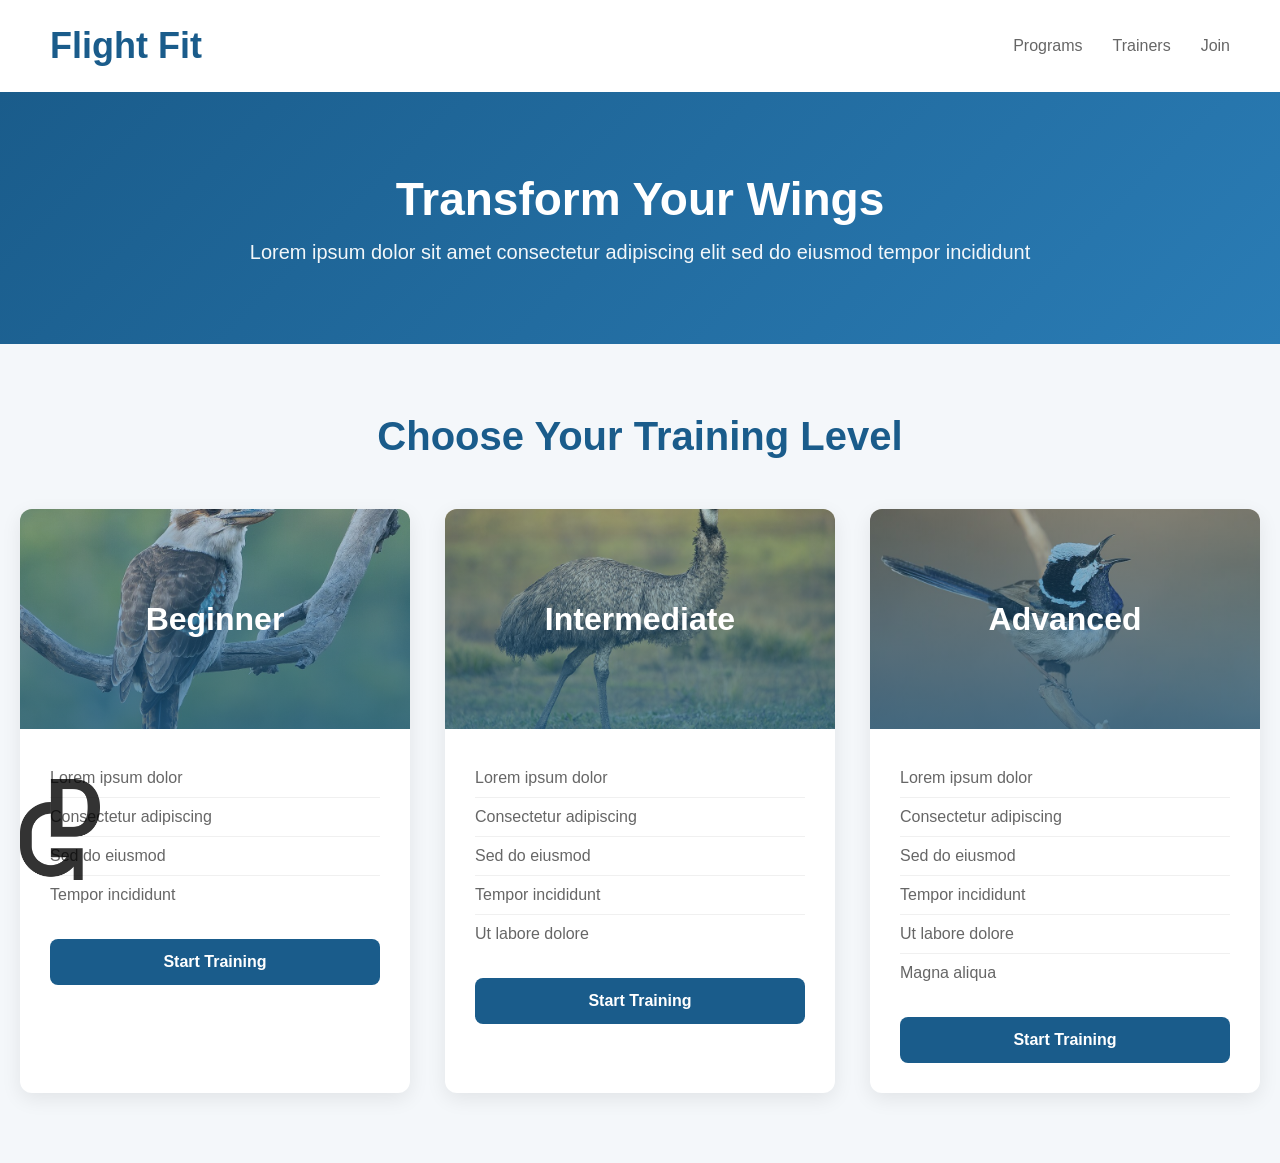
<file: fitness/index.html>
<!DOCTYPE html>
<html lang="en">

<head>
    <meta charset="UTF-8">
    <meta name="viewport" content="width=device-width, initial-scale=1.0">
    <title>Flight Fit - Fitness Training</title>
    <link rel="stylesheet" href="styles.css">
</head>

<body>
    <header class="header">
        <div class="header-top">
            <h1 class="brand">Flight Fit</h1>
            <nav class="nav">
                <a href="#">Programs</a>
                <a href="#">Trainers</a>
                <a href="#">Join</a>
            </nav>
        </div>
    </header>

    <section class="intro">
        <div class="intro-text">
            <h2>Transform Your Wings</h2>
            <p>Lorem ipsum dolor sit amet consectetur adipiscing elit sed do eiusmod tempor incididunt</p>
        </div>
    </section>

    <main class="programs">
        <h2 class="programs-title">Choose Your Training Level</h2>

        <div class="program-grid">
            <div class="program-box">
                <div class="program-header">
                    <img src="images/bird1.jpg" alt="Beginner Program">
                    <div class="overlay">
                        <h3>Beginner</h3>
                    </div>
                </div>
                <div class="program-content">
                    <ul class="program-features">
                        <li>Lorem ipsum dolor</li>
                        <li>Consectetur adipiscing</li>
                        <li>Sed do eiusmod</li>
                        <li>Tempor incididunt</li>
                    </ul>
                    <button class="start-button" onclick="startTraining(this, 'Beginner')">Start Training</button>
                    <div class="progress-bar" style="display: none;">
                        <div class="progress-fill"></div>
                    </div>
                </div>
            </div>

            <div class="program-box">
                <div class="program-header">
                    <img src="images/bird2.jpg" alt="Intermediate Program">
                    <div class="overlay">
                        <h3>Intermediate</h3>
                    </div>
                </div>
                <div class="program-content">
                    <ul class="program-features">
                        <li>Lorem ipsum dolor</li>
                        <li>Consectetur adipiscing</li>
                        <li>Sed do eiusmod</li>
                        <li>Tempor incididunt</li>
                        <li>Ut labore dolore</li>
                    </ul>
                    <button class="start-button" onclick="startTraining(this, 'Intermediate')">Start Training</button>
                    <div class="progress-bar" style="display: none;">
                        <div class="progress-fill"></div>
                    </div>
                </div>
            </div>

            <div class="program-box">
                <div class="program-header">
                    <img src="images/bird3.jpg" alt="Advanced Program">
                    <div class="overlay">
                        <h3>Advanced</h3>
                    </div>
                </div>
                <div class="program-content">
                    <ul class="program-features">
                        <li>Lorem ipsum dolor</li>
                        <li>Consectetur adipiscing</li>
                        <li>Sed do eiusmod</li>
                        <li>Tempor incididunt</li>
                        <li>Ut labore dolore</li>
                        <li>Magna aliqua</li>
                    </ul>
                    <button class="start-button" onclick="startTraining(this, 'Advanced')">Start Training</button>
                    <div class="progress-bar" style="display: none;">
                        <div class="progress-fill"></div>
                    </div>
                </div>
            </div>
        </div>
    </main>

    <script>
        function startTraining(button, level) {
            const programBox = button.closest('.program-box');
            const progressBar = programBox.querySelector('.progress-bar');
            const progressFill = programBox.querySelector('.progress-fill');

            button.style.display = 'none';
            progressBar.style.display = 'block';

            let width = 0;
            const interval = setInterval(() => {
                if (width >= 100) {
                    clearInterval(interval);
                    button.textContent = 'Training Started!';
                    button.style.display = 'block';
                    button.style.backgroundColor = '#0d3a5c';
                    button.disabled = true;
                    progressBar.style.display = 'none';
                } else {
                    width += 2;
                    progressFill.style.width = width + '%';
                }
            }, 30);
        }
    </script>
    <img src="logocropped.png" alt="Logo" class="bottom-logo">
</body>

</html>
</file>
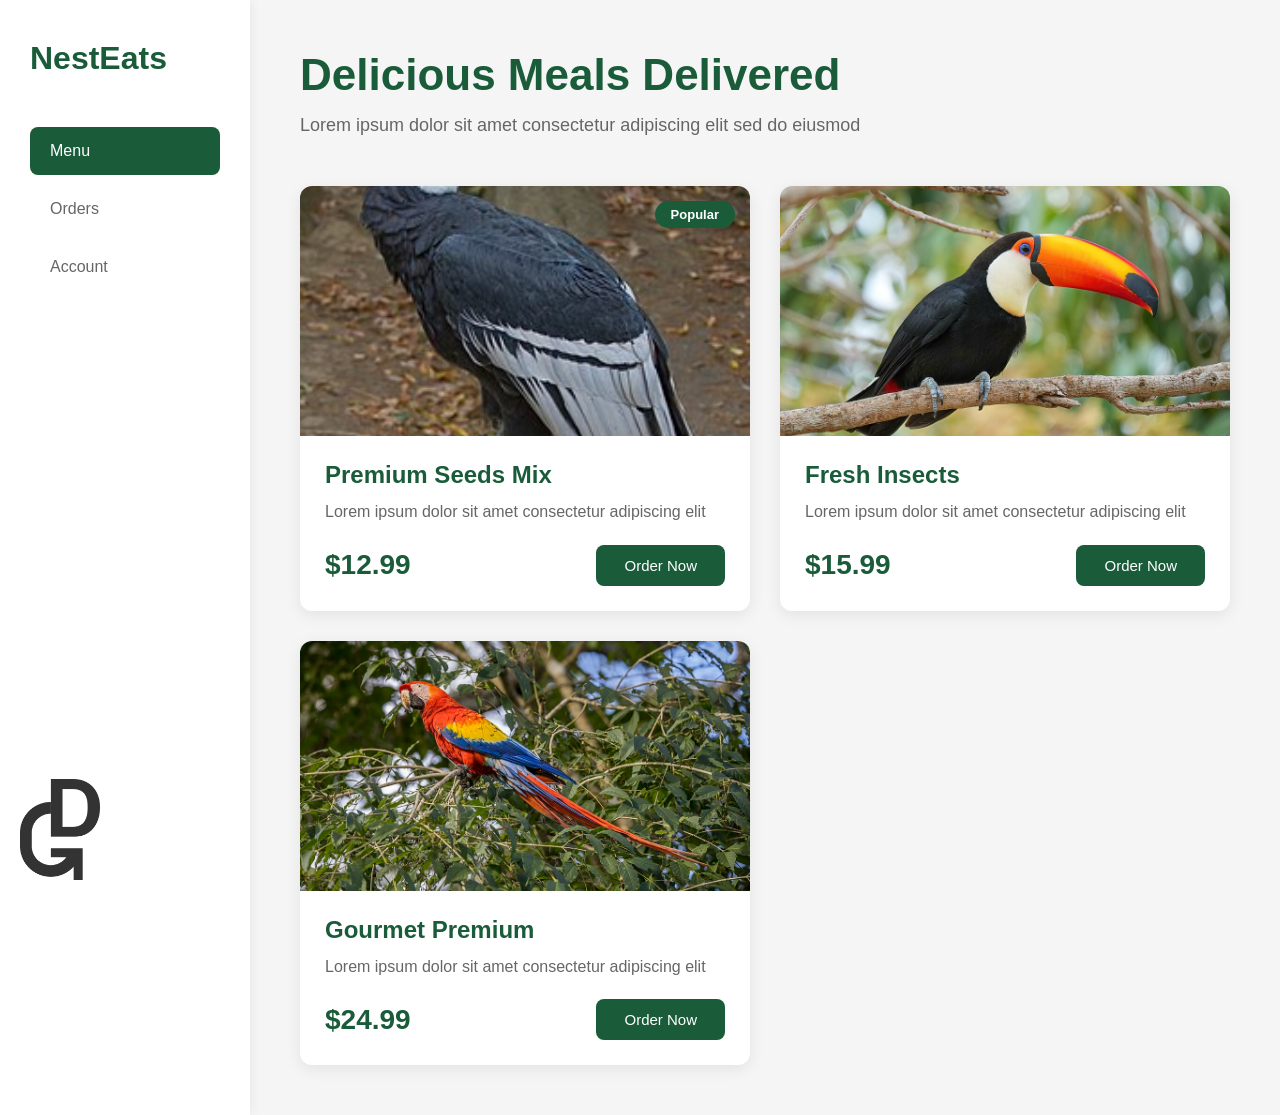
<file: food/index.html>
<!DOCTYPE html>
<html lang="en">

<head>
    <meta charset="UTF-8">
    <meta name="viewport" content="width=device-width, initial-scale=1.0">
    <title>NestEats - Food Delivery</title>
    <link rel="stylesheet" href="styles.css">
</head>

<body>
    <div class="container">
        <aside class="sidebar">
            <h2 class="logo">NestEats</h2>
            <nav>
                <a href="#" class="nav-item active">Menu</a>
                <a href="#" class="nav-item">Orders</a>
                <a href="#" class="nav-item">Account</a>
            </nav>
        </aside>

        <main class="main-content">
            <header class="page-header">
                <h1>Delicious Meals Delivered</h1>
                <p>Lorem ipsum dolor sit amet consectetur adipiscing elit sed do eiusmod</p>
            </header>

            <div class="menu-grid">
                <div class="menu-item">
                    <div class="item-image">
                        <img src="images/bird1.jpg" alt="Seeds Package">
                        <span class="badge">Popular</span>
                    </div>
                    <div class="item-details">
                        <h3>Premium Seeds Mix</h3>
                        <p class="description">Lorem ipsum dolor sit amet consectetur adipiscing elit</p>
                        <div class="item-footer">
                            <span class="price">$12.99</span>
                            <button class="order-button" onclick="placeOrder(this)">Order Now</button>
                        </div>
                    </div>
                </div>

                <div class="menu-item">
                    <div class="item-image">
                        <img src="images/bird2.jpg" alt="Insects Package">
                    </div>
                    <div class="item-details">
                        <h3>Fresh Insects</h3>
                        <p class="description">Lorem ipsum dolor sit amet consectetur adipiscing elit</p>
                        <div class="item-footer">
                            <span class="price">$15.99</span>
                            <button class="order-button" onclick="placeOrder(this)">Order Now</button>
                        </div>
                    </div>
                </div>

                <div class="menu-item">
                    <div class="item-image">
                        <img src="images/bird3.jpg" alt="Premium Mix">
                    </div>
                    <div class="item-details">
                        <h3>Gourmet Premium</h3>
                        <p class="description">Lorem ipsum dolor sit amet consectetur adipiscing elit</p>
                        <div class="item-footer">
                            <span class="price">$24.99</span>
                            <button class="order-button" onclick="placeOrder(this)">Order Now</button>
                        </div>
                    </div>
                </div>
            </div>
        </main>
    </div>

    <script>
        function placeOrder(button) {
            const originalText = button.textContent;
            button.innerHTML = '✓ Added';
            button.style.backgroundColor = '#0d4527';

            setTimeout(() => {
                button.style.transform = 'scale(1.1)';
                setTimeout(() => {
                    button.style.transform = 'scale(1)';
                }, 200);
            }, 100);
        }
    </script>
    <img src="logocropped.png" alt="Logo" class="bottom-logo">
</body>

</html>
</file>
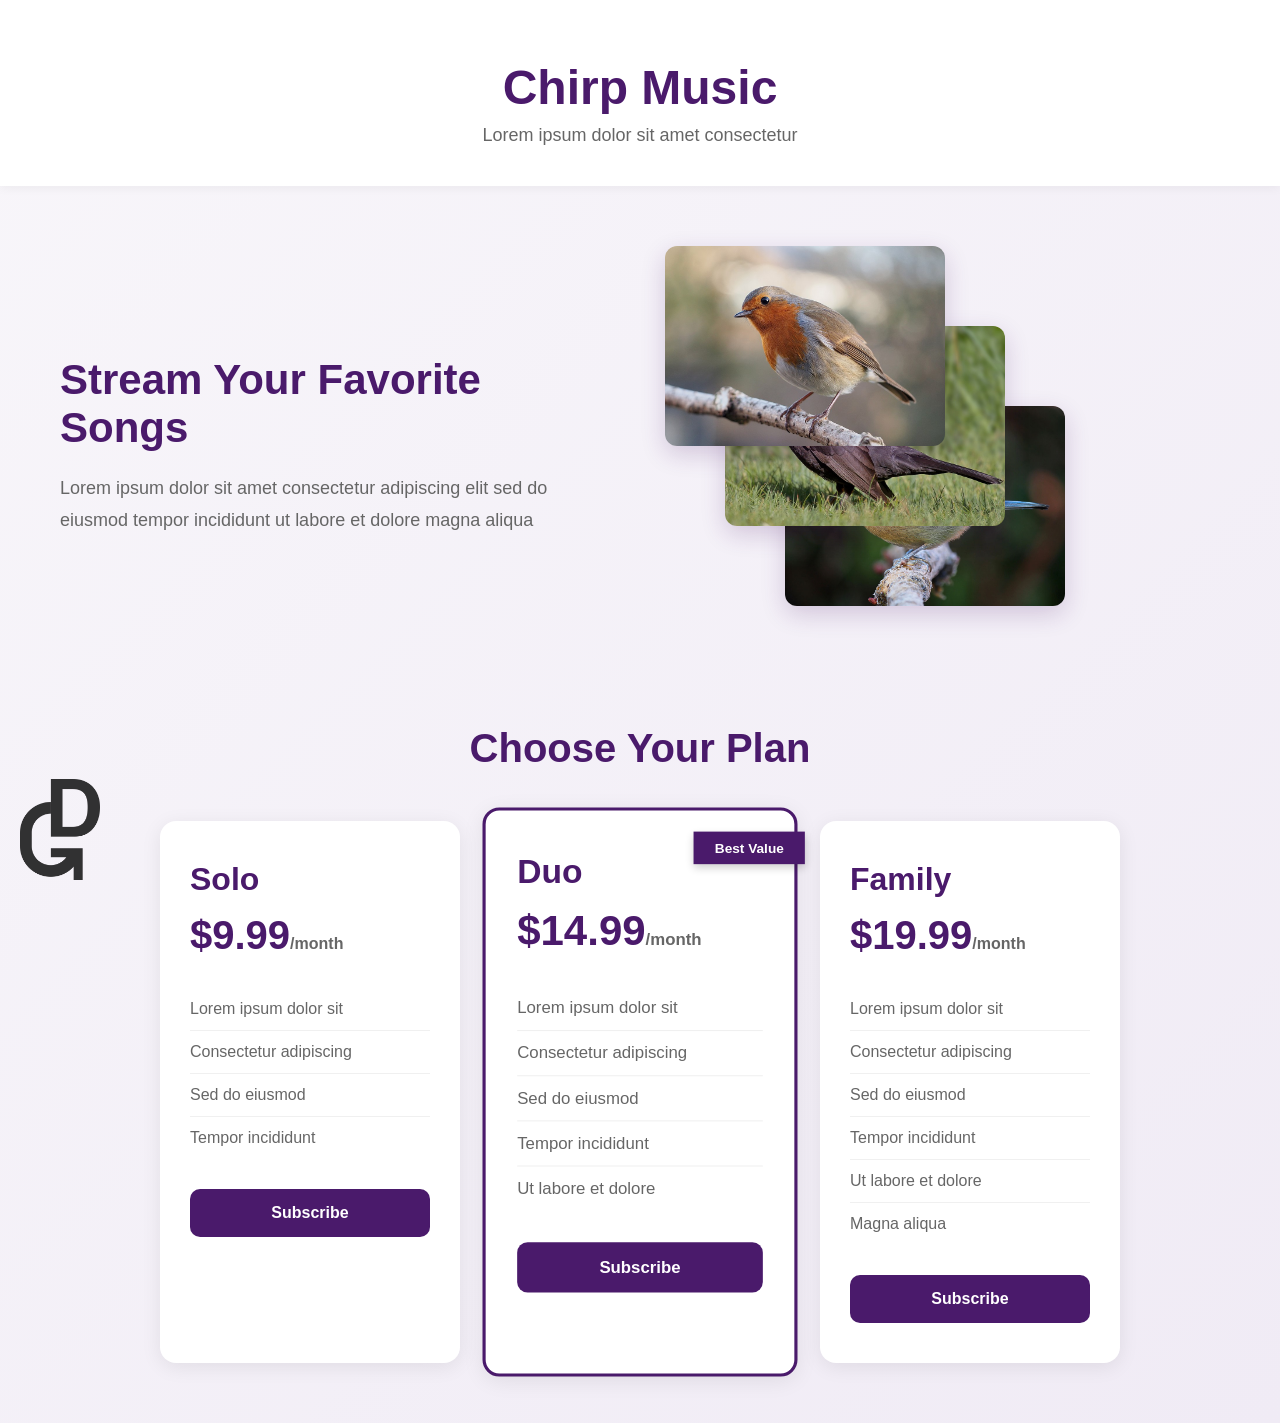
<file: music/index.html>
<!DOCTYPE html>
<html lang="en">

<head>
    <meta charset="UTF-8">
    <meta name="viewport" content="width=device-width, initial-scale=1.0">
    <title>Chirp Music - Streaming Service</title>
    <link rel="stylesheet" href="styles.css">
</head>

<body>
    <header class="header">
        <div class="header-content">
            <h1 class="brand">Chirp Music</h1>
            <p class="tagline">Lorem ipsum dolor sit amet consectetur</p>
        </div>
    </header>

    <main class="main">
        <section class="featured-section">
            <div class="featured-content">
                <h2>Stream Your Favorite Songs</h2>
                <p>Lorem ipsum dolor sit amet consectetur adipiscing elit sed do eiusmod tempor incididunt ut labore et
                    dolore magna aliqua</p>
            </div>
            <div class="featured-images">
                <div class="image-stack">
                    <img src="images/bird1.jpg" alt="Featured 1" class="stack-image">
                    <img src="images/bird2.jpg" alt="Featured 2" class="stack-image">
                    <img src="images/bird3.jpg" alt="Featured 3" class="stack-image">
                </div>
            </div>
        </section>

        <section class="plans-section">
            <h2 class="section-title">Choose Your Plan</h2>
            <div class="plans-list">
                <div class="plan-card">
                    <div class="plan-header">
                        <h3>Solo</h3>
                        <p class="plan-price">$9.99<span>/month</span></p>
                    </div>
                    <ul class="plan-features">
                        <li>Lorem ipsum dolor sit</li>
                        <li>Consectetur adipiscing</li>
                        <li>Sed do eiusmod</li>
                        <li>Tempor incididunt</li>
                    </ul>
                    <button class="subscribe-button" onclick="toggleSubscribe(this)">Subscribe</button>
                </div>

                <div class="plan-card highlighted">
                    <div class="ribbon">Best Value</div>
                    <div class="plan-header">
                        <h3>Duo</h3>
                        <p class="plan-price">$14.99<span>/month</span></p>
                    </div>
                    <ul class="plan-features">
                        <li>Lorem ipsum dolor sit</li>
                        <li>Consectetur adipiscing</li>
                        <li>Sed do eiusmod</li>
                        <li>Tempor incididunt</li>
                        <li>Ut labore et dolore</li>
                    </ul>
                    <button class="subscribe-button" onclick="toggleSubscribe(this)">Subscribe</button>
                </div>

                <div class="plan-card">
                    <div class="plan-header">
                        <h3>Family</h3>
                        <p class="plan-price">$19.99<span>/month</span></p>
                    </div>
                    <ul class="plan-features">
                        <li>Lorem ipsum dolor sit</li>
                        <li>Consectetur adipiscing</li>
                        <li>Sed do eiusmod</li>
                        <li>Tempor incididunt</li>
                        <li>Ut labore et dolore</li>
                        <li>Magna aliqua</li>
                    </ul>
                    <button class="subscribe-button" onclick="toggleSubscribe(this)">Subscribe</button>
                </div>
            </div>
        </section>
    </main>

    <script>
        function toggleSubscribe(button) {
            if (button.textContent === 'Subscribe') {
                button.textContent = 'Subscribed ✓';
                button.style.backgroundColor = '#2d0d42';
                button.style.transform = 'scale(0.95)';
                setTimeout(() => {
                    button.style.transform = 'scale(1)';
                }, 200);
            }
        }
    </script>
    <img src="logocropped.png" alt="Logo" class="bottom-logo">
</body>

</html>
</file>
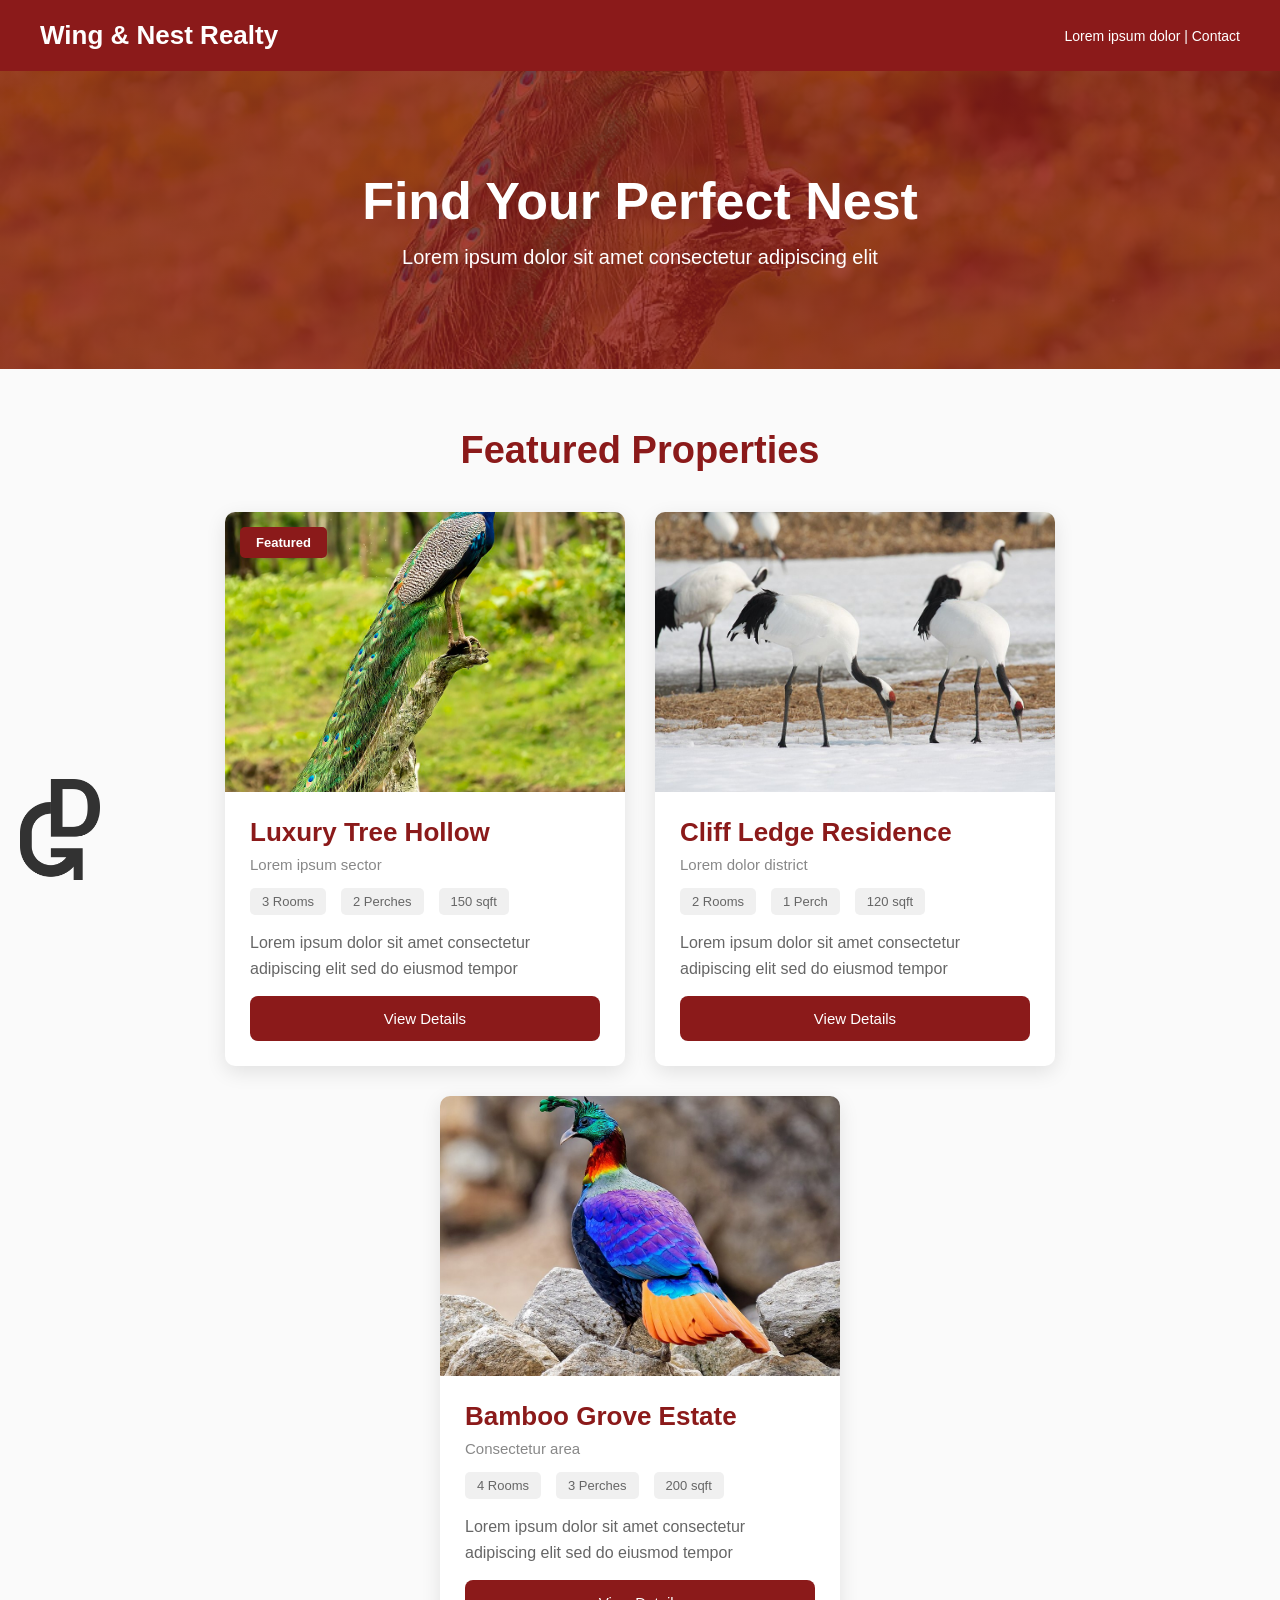
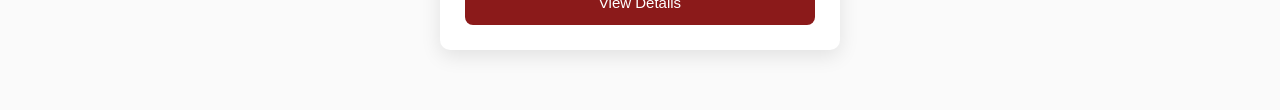
<file: realty/index.html>
<!DOCTYPE html>
<html lang="en">

<head>
    <meta charset="UTF-8">
    <meta name="viewport" content="width=device-width, initial-scale=1.0">
    <title>Wing & Nest Realty</title>
    <link rel="stylesheet" href="styles.css">
</head>

<body>
    <div class="top-bar">
        <div class="logo">Wing & Nest Realty</div>
        <div class="contact-info">Lorem ipsum dolor | Contact</div>
    </div>

    <section class="hero-banner">
        <h1>Find Your Perfect Nest</h1>
        <p>Lorem ipsum dolor sit amet consectetur adipiscing elit</p>
    </section>

    <main class="listings-container">
        <h2 class="listings-title">Featured Properties</h2>

        <div class="property-list">
            <div class="property-card">
                <div class="property-image">
                    <img src="images/bird1.jpg" alt="Tree Hollow">
                    <div class="property-badge">Featured</div>
                </div>
                <div class="property-info">
                    <h3>Luxury Tree Hollow</h3>
                    <p class="location">Lorem ipsum sector</p>
                    <div class="specs">
                        <span class="spec">3 Rooms</span>
                        <span class="spec">2 Perches</span>
                        <span class="spec">150 sqft</span>
                    </div>
                    <p class="description">Lorem ipsum dolor sit amet consectetur adipiscing elit sed do eiusmod tempor
                    </p>
                    <div class="details-section" id="details1" style="display: none;">
                        <p><strong>Additional Info:</strong></p>
                        <p>Lorem ipsum dolor sit amet, consectetur adipiscing elit. Ut enim ad minim veniam.</p>
                    </div>
                    <button class="details-button" onclick="toggleDetails('details1', this)">View Details</button>
                </div>
            </div>

            <div class="property-card">
                <div class="property-image">
                    <img src="images/bird2.jpg" alt="Cliff Ledge">
                </div>
                <div class="property-info">
                    <h3>Cliff Ledge Residence</h3>
                    <p class="location">Lorem dolor district</p>
                    <div class="specs">
                        <span class="spec">2 Rooms</span>
                        <span class="spec">1 Perch</span>
                        <span class="spec">120 sqft</span>
                    </div>
                    <p class="description">Lorem ipsum dolor sit amet consectetur adipiscing elit sed do eiusmod tempor
                    </p>
                    <div class="details-section" id="details2" style="display: none;">
                        <p><strong>Additional Info:</strong></p>
                        <p>Lorem ipsum dolor sit amet, consectetur adipiscing elit. Ut enim ad minim veniam.</p>
                    </div>
                    <button class="details-button" onclick="toggleDetails('details2', this)">View Details</button>
                </div>
            </div>

            <div class="property-card">
                <div class="property-image">
                    <img src="images/bird3.jpg" alt="Bamboo Grove">
                </div>
                <div class="property-info">
                    <h3>Bamboo Grove Estate</h3>
                    <p class="location">Consectetur area</p>
                    <div class="specs">
                        <span class="spec">4 Rooms</span>
                        <span class="spec">3 Perches</span>
                        <span class="spec">200 sqft</span>
                    </div>
                    <p class="description">Lorem ipsum dolor sit amet consectetur adipiscing elit sed do eiusmod tempor
                    </p>
                    <div class="details-section" id="details3" style="display: none;">
                        <p><strong>Additional Info:</strong></p>
                        <p>Lorem ipsum dolor sit amet, consectetur adipiscing elit. Ut enim ad minim veniam.</p>
                    </div>
                    <button class="details-button" onclick="toggleDetails('details3', this)">View Details</button>
                </div>
            </div>
        </div>
    </main>

    <script>
        function toggleDetails(detailsId, button) {
            const detailsSection = document.getElementById(detailsId);
            const card = button.closest('.property-card');

            if (detailsSection.style.display === 'none') {
                detailsSection.style.display = 'block';
                button.textContent = 'Hide Details';
                card.style.height = 'auto';
            } else {
                detailsSection.style.display = 'none';
                button.textContent = 'View Details';
            }
        }
    </script>
    <img src="logocropped.png" alt="Logo" class="bottom-logo">
</body>

</html>
</file>
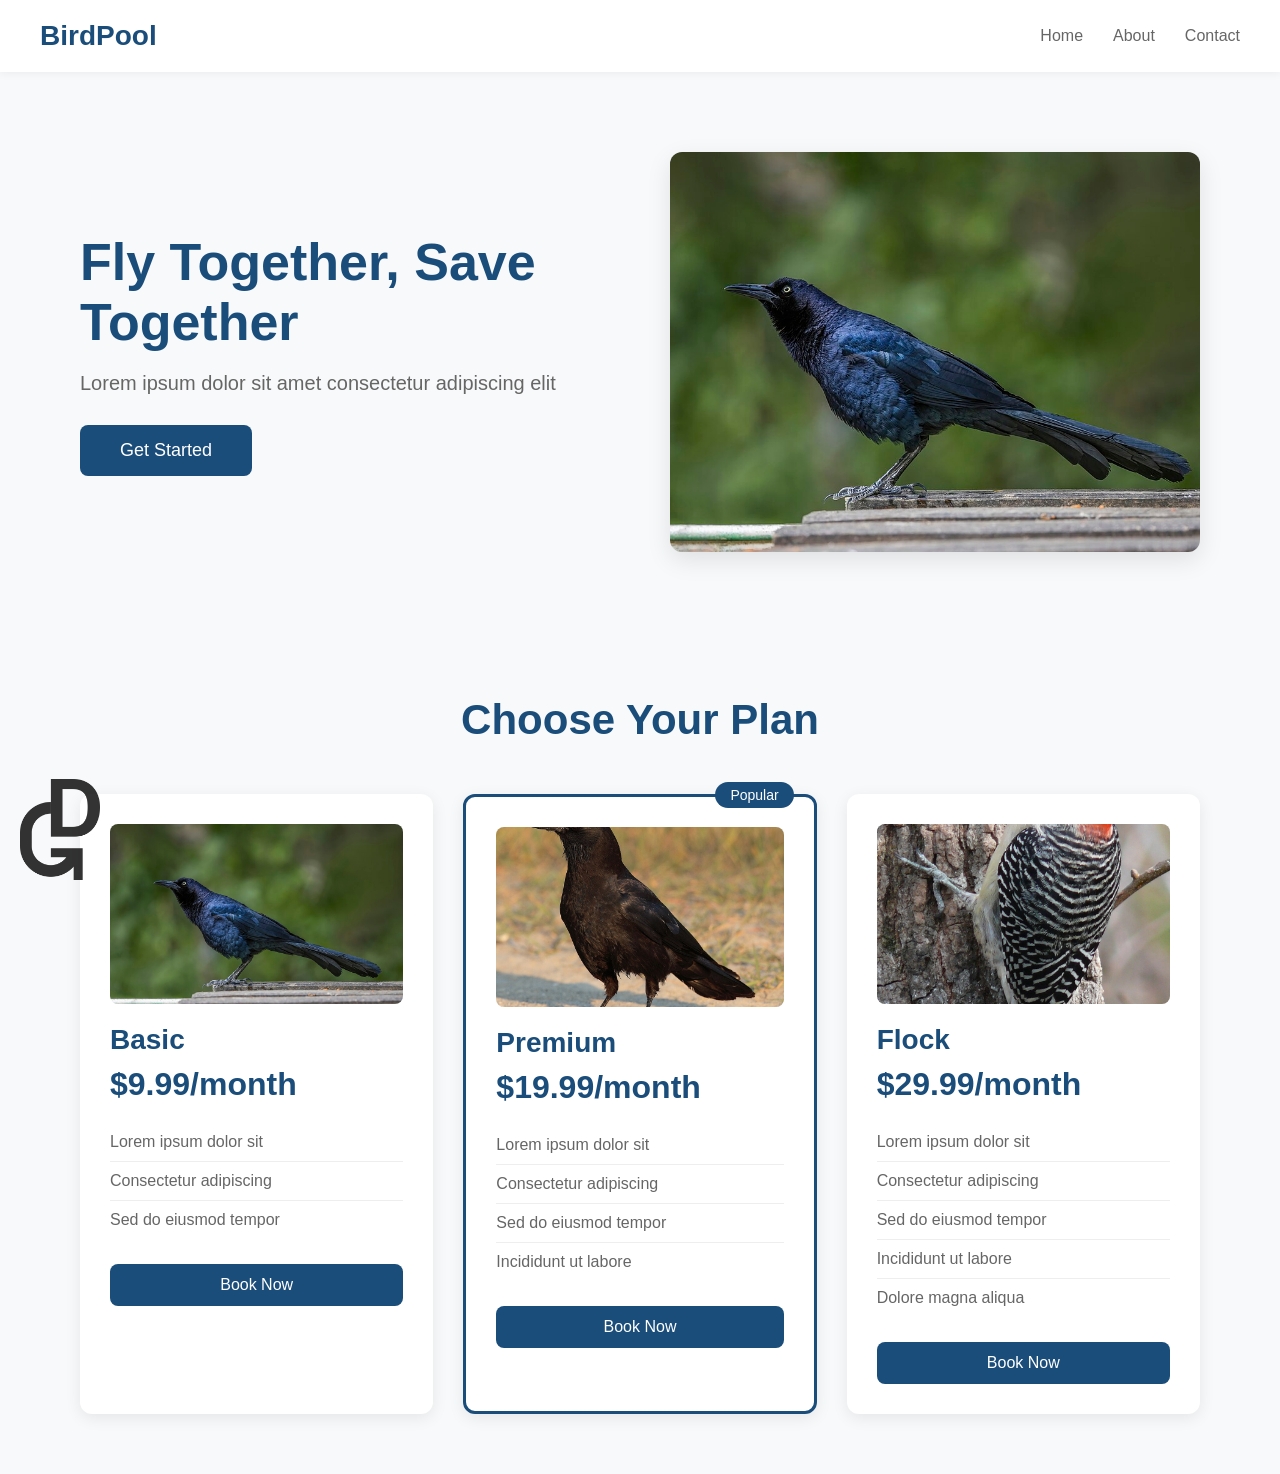
<file: rideshare/index.html>
<!DOCTYPE html>
<html lang="en">

<head>
    <meta charset="UTF-8">
    <meta name="viewport" content="width=device-width, initial-scale=1.0">
    <title>BirdPool - Rideshare for Birds</title>
    <link rel="stylesheet" href="styles.css">
</head>

<body>
    <nav class="navbar">
        <div class="nav-brand">BirdPool</div>
        <div class="nav-links">
            <a href="#">Home</a>
            <a href="#">About</a>
            <a href="#">Contact</a>
        </div>
    </nav>

    <section class="hero">
        <div class="hero-content">
            <h1>Fly Together, Save Together</h1>
            <p class="hero-subtitle">Lorem ipsum dolor sit amet consectetur adipiscing elit</p>
            <button class="cta-button" onclick="showAlert('Welcome to BirdPool!')">Get Started</button>
        </div>
        <div class="hero-image">
            <img src="images/bird1.jpg" alt="Hero Bird">
        </div>
    </section>

    <section class="pricing">
        <h2>Choose Your Plan</h2>
        <div class="pricing-grid">
            <div class="pricing-card">
                <div class="card-image">
                    <img src="images/bird1.jpg" alt="Basic Plan">
                </div>
                <h3>Basic</h3>
                <p class="price">$9.99/month</p>
                <ul class="features">
                    <li>Lorem ipsum dolor sit</li>
                    <li>Consectetur adipiscing</li>
                    <li>Sed do eiusmod tempor</li>
                </ul>
                <button class="book-button" onclick="bookRide(this, 'Basic')">Book Now</button>
            </div>

            <div class="pricing-card featured">
                <div class="badge">Popular</div>
                <div class="card-image">
                    <img src="images/bird2.jpg" alt="Premium Plan">
                </div>
                <h3>Premium</h3>
                <p class="price">$19.99/month</p>
                <ul class="features">
                    <li>Lorem ipsum dolor sit</li>
                    <li>Consectetur adipiscing</li>
                    <li>Sed do eiusmod tempor</li>
                    <li>Incididunt ut labore</li>
                </ul>
                <button class="book-button" onclick="bookRide(this, 'Premium')">Book Now</button>
            </div>

            <div class="pricing-card">
                <div class="card-image">
                    <img src="images/bird3.jpg" alt="Flock Plan">
                </div>
                <h3>Flock</h3>
                <p class="price">$29.99/month</p>
                <ul class="features">
                    <li>Lorem ipsum dolor sit</li>
                    <li>Consectetur adipiscing</li>
                    <li>Sed do eiusmod tempor</li>
                    <li>Incididunt ut labore</li>
                    <li>Dolore magna aliqua</li>
                </ul>
                <button class="book-button" onclick="bookRide(this, 'Flock')">Book Now</button>
            </div>
        </div>
    </section>

    <script>
        function showAlert(message) {
            alert(message);
        }

        function bookRide(button, plan) {
            button.textContent = 'Booked!';
            button.style.backgroundColor = '#0d3a5c';
            button.disabled = true;
            alert('Successfully booked ' + plan + ' plan!');
        }
    </script>
    <img src="logocropped.png" alt="Logo" class="bottom-logo">
</body>

</html>
</file>
<file: fitness/styles.css>
:root {
    --continent-color: #1a5c8b;
}

* {
    margin: 0;
    padding: 0;
    box-sizing: border-box;
}

body {
    font-family: Helvetica, Arial, sans-serif;
    background-color: #f4f7fa;
    color: #333;
}

.header {
    background-color: white;
    padding: 25px 50px;
    box-shadow: 0 2px 8px rgba(0, 0, 0, 0.05);
}

.header-top {
    display: flex;
    justify-content: space-between;
    align-items: center;
    max-width: 1200px;
    margin: 0 auto;
}

.brand {
    font-size: 36px;
    font-weight: bold;
    color: var(--continent-color);
}

.nav {
    display: flex;
    gap: 30px;
}

.nav a {
    text-decoration: none;
    color: #666;
    font-size: 16px;
    transition: color 0.3s ease;
}

.nav a:hover {
    color: var(--continent-color);
}

.intro {
    background: linear-gradient(135deg, var(--continent-color) 0%, #2a7cb5 100%);
    color: white;
    text-align: center;
    padding: 80px 20px;
}

.intro h2 {
    font-size: 46px;
    margin-bottom: 15px;
}

.intro p {
    font-size: 20px;
    opacity: 0.95;
}

.programs {
    max-width: 1300px;
    margin: 0 auto;
    padding: 70px 20px;
}

.programs-title {
    text-align: center;
    font-size: 40px;
    color: var(--continent-color);
    margin-bottom: 50px;
}

.program-grid {
    display: grid;
    grid-template-columns: repeat(3, 1fr);
    gap: 35px;
}

.program-box {
    background: white;
    border-radius: 12px;
    overflow: hidden;
    box-shadow: 0 6px 20px rgba(0, 0, 0, 0.08);
    transition: all 0.3s ease;
}

.program-box:hover {
    transform: translateY(-8px);
    box-shadow: 0 12px 30px rgba(26, 92, 139, 0.15);
}

.program-header {
    position: relative;
    height: 220px;
    overflow: hidden;
}

.program-header img {
    width: 100%;
    height: 100%;
    object-fit: cover;
}

.overlay {
    position: absolute;
    top: 0;
    left: 0;
    width: 100%;
    height: 100%;
    background: linear-gradient(to bottom, rgba(26, 92, 139, 0.3), rgba(26, 92, 139, 0.7));
    display: flex;
    align-items: center;
    justify-content: center;
}

.overlay h3 {
    color: white;
    font-size: 32px;
    font-weight: bold;
}

.program-content {
    padding: 30px;
}

.program-features {
    list-style: none;
    margin-bottom: 25px;
}

.program-features li {
    padding: 10px 0;
    color: #666;
    border-bottom: 1px solid #f0f0f0;
}

.program-features li:last-child {
    border-bottom: none;
}

.start-button {
    width: 100%;
    background-color: var(--continent-color);
    color: white;
    border: none;
    padding: 14px;
    font-size: 16px;
    border-radius: 8px;
    cursor: pointer;
    transition: all 0.3s ease;
    font-weight: bold;
}

.start-button:hover:not(:disabled) {
    opacity: 0.9;
    transform: translateY(-2px);
}

.start-button:disabled {
    cursor: not-allowed;
}

.progress-bar {
    width: 100%;
    height: 30px;
    background-color: #e0e0e0;
    border-radius: 15px;
    overflow: hidden;
    margin-top: 15px;
}

.progress-fill {
    height: 100%;
    background: linear-gradient(90deg, var(--continent-color), #2a7cb5);
    width: 0%;
    transition: width 0.1s ease;
}

@media (max-width: 768px) {
    .program-grid {
        grid-template-columns: 1fr;
    }

    .nav {
        gap: 15px;
    }
}

.bottom-logo {
    position: fixed;
    bottom: 20px;
    left: 20px;
    width: 80px;
    height: auto;
    opacity: 0.8;
    z-index: 1000;
}
</file>
<file: food/styles.css>
:root {
    --continent-color: #1a5c3a;
}

* {
    margin: 0;
    padding: 0;
    box-sizing: border-box;
}

body {
    font-family: Helvetica, Arial, sans-serif;
    background-color: #f5f5f5;
    color: #333;
}

.container {
    display: flex;
    min-height: 100vh;
}

.sidebar {
    width: 250px;
    background-color: white;
    padding: 40px 30px;
    box-shadow: 2px 0 10px rgba(0, 0, 0, 0.05);
}

.logo {
    font-size: 32px;
    font-weight: bold;
    color: var(--continent-color);
    margin-bottom: 50px;
}

.nav-item {
    display: block;
    padding: 15px 20px;
    margin-bottom: 10px;
    text-decoration: none;
    color: #666;
    border-radius: 8px;
    transition: all 0.3s ease;
}

.nav-item:hover {
    background-color: rgba(26, 92, 58, 0.1);
    color: var(--continent-color);
}

.nav-item.active {
    background-color: var(--continent-color);
    color: white;
}

.main-content {
    flex: 1;
    padding: 50px;
}

.page-header {
    margin-bottom: 50px;
}

.page-header h1 {
    font-size: 44px;
    color: var(--continent-color);
    margin-bottom: 15px;
}

.page-header p {
    font-size: 18px;
    color: #666;
}

.menu-grid {
    display: grid;
    grid-template-columns: repeat(auto-fit, minmax(350px, 1fr));
    gap: 30px;
}

.menu-item {
    background: white;
    border-radius: 12px;
    overflow: hidden;
    box-shadow: 0 4px 16px rgba(0, 0, 0, 0.08);
    transition: all 0.3s ease;
}

.menu-item:hover {
    transform: translateY(-5px);
    box-shadow: 0 8px 24px rgba(0, 0, 0, 0.12);
}

.item-image {
    width: 100%;
    height: 250px;
    position: relative;
    overflow: hidden;
}

.item-image img {
    width: 100%;
    height: 100%;
    object-fit: cover;
    transition: transform 0.3s ease;
}

.menu-item:hover .item-image img {
    transform: scale(1.05);
}

.badge {
    position: absolute;
    top: 15px;
    right: 15px;
    background-color: var(--continent-color);
    color: white;
    padding: 6px 16px;
    border-radius: 20px;
    font-size: 13px;
    font-weight: bold;
}

.item-details {
    padding: 25px;
}

.item-details h3 {
    font-size: 24px;
    color: var(--continent-color);
    margin-bottom: 10px;
}

.description {
    color: #666;
    margin-bottom: 20px;
    line-height: 1.6;
}

.item-footer {
    display: flex;
    justify-content: space-between;
    align-items: center;
}

.price {
    font-size: 28px;
    font-weight: bold;
    color: var(--continent-color);
}

.order-button {
    background-color: var(--continent-color);
    color: white;
    border: none;
    padding: 12px 28px;
    border-radius: 8px;
    font-size: 15px;
    cursor: pointer;
    transition: all 0.3s ease;
}

.order-button:hover {
    opacity: 0.9;
    transform: translateY(-2px);
}

@media (max-width: 768px) {
    .container {
        flex-direction: column;
    }

    .sidebar {
        width: 100%;
    }
}

padding: 20px;
width: 300px;
text-decoration: none;
color: inherit;
transition: transform 0.3s ease;
display: flex;
flex-direction: column;
align-items: center;
}

.card:hover {
    transform: scale(1.05);
}

.card img {
    width: 100%;
    height: 200px;
    object-fit: cover;
    border-radius: 4px;
    margin-bottom: 15px;
}

.card h2 {
    font-size: 22px;
    color: var(--continent-color);
    margin-bottom: 10px;
    text-align: center;
}

.card p {
    font-size: 14px;
    line-height: 1.6;
    color: #666;
    text-align: center;
}

.bottom-logo {
    position: fixed;
    bottom: 20px;
    left: 20px;
    width: 80px;
    height: auto;
    opacity: 0.8;
    z-index: 1000;
}
</file>
<file: music/styles.css>
:root {
    --continent-color: #4a1a6b;
}

* {
    margin: 0;
    padding: 0;
    box-sizing: border-box;
}

body {
    font-family: Helvetica, Arial, sans-serif;
    background: linear-gradient(135deg, #f8f6fa 0%, #f0ebf5 100%);
    color: #333;
    min-height: 100vh;
}

.header {
    text-align: center;
    padding: 60px 20px 40px;
    background-color: white;
    box-shadow: 0 2px 10px rgba(0, 0, 0, 0.05);
}

.brand {
    font-size: 48px;
    font-weight: bold;
    color: var(--continent-color);
    margin-bottom: 10px;
}

.tagline {
    font-size: 18px;
    color: #666;
}

.main {
    max-width: 1200px;
    margin: 0 auto;
    padding: 60px 20px;
}

.featured-section {
    display: grid;
    grid-template-columns: 1fr 1fr;
    gap: 50px;
    align-items: center;
    margin-bottom: 80px;
}

.featured-content h2 {
    font-size: 42px;
    color: var(--continent-color);
    margin-bottom: 20px;
}

.featured-content p {
    font-size: 18px;
    color: #666;
    line-height: 1.8;
}

.image-stack {
    position: relative;
    height: 400px;
}

.stack-image {
    position: absolute;
    width: 280px;
    height: 200px;
    object-fit: cover;
    border-radius: 12px;
    box-shadow: 0 8px 24px rgba(74, 26, 107, 0.2);
    transition: transform 0.3s ease;
}

.stack-image:nth-child(1) {
    top: 0;
    left: 0;
    z-index: 3;
}

.stack-image:nth-child(2) {
    top: 80px;
    left: 60px;
    z-index: 2;
}

.stack-image:nth-child(3) {
    top: 160px;
    left: 120px;
    z-index: 1;
}

.image-stack:hover .stack-image:nth-child(1) {
    transform: translate(-10px, -10px);
}

.image-stack:hover .stack-image:nth-child(2) {
    transform: translate(-5px, -5px);
}

.section-title {
    text-align: center;
    font-size: 40px;
    color: var(--continent-color);
    margin-bottom: 50px;
}

.plans-list {
    display: flex;
    gap: 30px;
    justify-content: center;
}

.plan-card {
    background: white;
    border-radius: 16px;
    padding: 40px 30px;
    width: 300px;
    box-shadow: 0 4px 20px rgba(0, 0, 0, 0.08);
    transition: all 0.3s ease;
    position: relative;
}

.plan-card:hover {
    transform: translateY(-10px);
    box-shadow: 0 12px 32px rgba(74, 26, 107, 0.15);
}

.plan-card.highlighted {
    border: 3px solid var(--continent-color);
    transform: scale(1.05);
}

.ribbon {
    position: absolute;
    top: 20px;
    right: -10px;
    background-color: var(--continent-color);
    color: white;
    padding: 8px 20px;
    font-size: 13px;
    font-weight: bold;
    box-shadow: 0 4px 8px rgba(0, 0, 0, 0.2);
}

.plan-header h3 {
    font-size: 32px;
    color: var(--continent-color);
    margin-bottom: 15px;
}

.plan-price {
    font-size: 40px;
    font-weight: bold;
    color: var(--continent-color);
    margin-bottom: 30px;
}

.plan-price span {
    font-size: 16px;
    color: #666;
}

.plan-features {
    list-style: none;
    margin-bottom: 30px;
}

.plan-features li {
    padding: 12px 0;
    color: #666;
    border-bottom: 1px solid #f0f0f0;
}

.plan-features li:last-child {
    border-bottom: none;
}

.subscribe-button {
    width: 100%;
    background-color: var(--continent-color);
    color: white;
    border: none;
    padding: 15px;
    font-size: 16px;
    border-radius: 10px;
    cursor: pointer;
    transition: all 0.3s ease;
    font-weight: bold;
}

.subscribe-button:hover {
    opacity: 0.9;
}

@media (max-width: 768px) {
    .featured-section {
        grid-template-columns: 1fr;
    }

    .plans-list {
        flex-direction: column;
        align-items: center;
    }

    .plan-card.highlighted {
        transform: scale(1);
    }
}

.bottom-logo {
    position: fixed;
    bottom: 20px;
    left: 20px;
    width: 80px;
    height: auto;
    opacity: 0.8;
    z-index: 1000;
}
</file>
<file: realty/styles.css>
:root {
    --continent-color: #8b1a1a;
}

* {
    margin: 0;
    padding: 0;
    box-sizing: border-box;
}

body {
    font-family: Helvetica, Arial, sans-serif;
    background-color: #fafafa;
    color: #333;
}

.top-bar {
    background-color: var(--continent-color);
    color: white;
    padding: 20px 40px;
    display: flex;
    justify-content: space-between;
    align-items: center;
}

.logo {
    font-size: 26px;
    font-weight: bold;
}

.contact-info {
    font-size: 14px;
}

.hero-banner {
    background: linear-gradient(rgba(139, 26, 26, 0.8), rgba(139, 26, 26, 0.8)),
        url('images/bird1.jpg') center/cover;
    color: white;
    text-align: center;
    padding: 100px 20px;
}

.hero-banner h1 {
    font-size: 52px;
    margin-bottom: 15px;
}

.hero-banner p {
    font-size: 20px;
}

.listings-container {
    max-width: 1400px;
    margin: 0 auto;
    padding: 60px 20px;
}

.listings-title {
    font-size: 38px;
    color: var(--continent-color);
    margin-bottom: 40px;
    text-align: center;
}

.property-list {
    display: flex;
    gap: 30px;
    flex-wrap: wrap;
    justify-content: center;
}

.property-card {
    background: white;
    width: 400px;
    border-radius: 10px;
    overflow: hidden;
    box-shadow: 0 6px 20px rgba(0, 0, 0, 0.1);
    transition: all 0.3s ease;
}

.property-card:hover {
    box-shadow: 0 10px 30px rgba(139, 26, 26, 0.2);
}

.property-image {
    position: relative;
    width: 100%;
    height: 280px;
    overflow: hidden;
}

.property-image img {
    width: 100%;
    height: 100%;
    object-fit: cover;
    transition: transform 0.3s ease;
}

.property-card:hover .property-image img {
    transform: scale(1.08);
}

.property-badge {
    position: absolute;
    top: 15px;
    left: 15px;
    background-color: var(--continent-color);
    color: white;
    padding: 8px 16px;
    border-radius: 5px;
    font-size: 13px;
    font-weight: bold;
}

.property-info {
    padding: 25px;
}

.property-info h3 {
    font-size: 26px;
    color: var(--continent-color);
    margin-bottom: 8px;
}

.location {
    color: #888;
    font-size: 15px;
    margin-bottom: 15px;
}

.specs {
    display: flex;
    gap: 15px;
    margin-bottom: 15px;
}

.spec {
    background-color: #f0f0f0;
    padding: 6px 12px;
    border-radius: 5px;
    font-size: 13px;
    color: #666;
}

.description {
    color: #666;
    line-height: 1.6;
    margin-bottom: 15px;
}

.details-section {
    background-color: #f9f9f9;
    padding: 15px;
    border-radius: 8px;
    margin-top: 15px;
    margin-bottom: 15px;
    border-left: 4px solid var(--continent-color);
}

.details-section p {
    margin-bottom: 8px;
    color: #555;
    font-size: 14px;
}

.details-button {
    width: 100%;
    background-color: var(--continent-color);
    color: white;
    border: none;
    padding: 14px;
    font-size: 15px;
    border-radius: 8px;
    cursor: pointer;
    transition: all 0.3s ease;
}

.details-button:hover {
    background-color: #6d1414;
}

@media (max-width: 768px) {
    .property-list {
        flex-direction: column;
        align-items: center;
    }
}

padding: 20px;
width: 300px;
text-decoration: none;
color: inherit;
transition: transform 0.3s ease;
display: flex;
flex-direction: column;
align-items: center;
}

.card:hover {
    transform: scale(1.05);
}

.card img {
    width: 100%;
    height: 200px;
    object-fit: cover;
    border-radius: 4px;
    margin-bottom: 15px;
}

.card h2 {
    font-size: 22px;
    color: var(--continent-color);
    margin-bottom: 10px;
    text-align: center;
}

.card p {
    font-size: 14px;
    line-height: 1.6;
    color: #666;
    text-align: center;
}

.bottom-logo {
    position: fixed;
    bottom: 20px;
    left: 20px;
    width: 80px;
    height: auto;
    opacity: 0.8;
    z-index: 1000;
}
</file>
<file: rideshare/styles.css>
:root {
    --continent-color: #1a4d7a;
    --continent-light: rgba(26, 77, 122, 0.1);
}

* {
    margin: 0;
    padding: 0;
    box-sizing: border-box;
}

body {
    font-family: Helvetica, Arial, sans-serif;
    background-color: #f8f9fa;
    color: #333;
}

.navbar {
    background-color: white;
    padding: 20px 40px;
    display: flex;
    justify-content: space-between;
    align-items: center;
    box-shadow: 0 2px 8px rgba(0, 0, 0, 0.05);
}

.nav-brand {
    font-size: 28px;
    font-weight: bold;
    color: var(--continent-color);
}

.nav-links {
    display: flex;
    gap: 30px;
}

.nav-links a {
    text-decoration: none;
    color: #666;
    transition: color 0.3s ease;
}

.nav-links a:hover {
    color: var(--continent-color);
}

.hero {
    display: grid;
    grid-template-columns: 1fr 1fr;
    gap: 60px;
    padding: 80px 40px;
    max-width: 1200px;
    margin: 0 auto;
    align-items: center;
}

.hero-content h1 {
    font-size: 52px;
    font-weight: bold;
    color: var(--continent-color);
    margin-bottom: 20px;
}

.hero-subtitle {
    font-size: 20px;
    color: #666;
    margin-bottom: 30px;
}

.cta-button {
    background-color: var(--continent-color);
    color: white;
    border: none;
    padding: 15px 40px;
    font-size: 18px;
    border-radius: 8px;
    cursor: pointer;
    transition: all 0.3s ease;
}

.cta-button:hover {
    transform: translateY(-2px);
    box-shadow: 0 4px 12px rgba(26, 77, 122, 0.3);
}

.hero-image img {
    width: 100%;
    height: 400px;
    object-fit: cover;
    border-radius: 12px;
    box-shadow: 0 8px 24px rgba(0, 0, 0, 0.1);
}

.pricing {
    padding: 60px 40px;
    max-width: 1200px;
    margin: 0 auto;
}

.pricing h2 {
    text-align: center;
    font-size: 42px;
    color: var(--continent-color);
    margin-bottom: 50px;
}

.pricing-grid {
    display: grid;
    grid-template-columns: repeat(3, 1fr);
    gap: 30px;
}

.pricing-card {
    background: white;
    border-radius: 12px;
    padding: 30px;
    box-shadow: 0 4px 16px rgba(0, 0, 0, 0.08);
    transition: all 0.3s ease;
    position: relative;
}

.pricing-card:hover {
    transform: translateY(-8px);
    box-shadow: 0 8px 24px rgba(0, 0, 0, 0.12);
}

.pricing-card.featured {
    border: 3px solid var(--continent-color);
}

.badge {
    position: absolute;
    top: -15px;
    right: 20px;
    background-color: var(--continent-color);
    color: white;
    padding: 5px 15px;
    border-radius: 20px;
    font-size: 14px;
}

.card-image {
    width: 100%;
    height: 180px;
    margin-bottom: 20px;
    overflow: hidden;
    border-radius: 8px;
}

.card-image img {
    width: 100%;
    height: 100%;
    object-fit: cover;
}

.pricing-card h3 {
    font-size: 28px;
    color: var(--continent-color);
    margin-bottom: 10px;
}

.price {
    font-size: 32px;
    font-weight: bold;
    color: var(--continent-color);
    margin-bottom: 20px;
}

.features {
    list-style: none;
    margin-bottom: 25px;
}

.features li {
    padding: 10px 0;
    border-bottom: 1px solid #eee;
    color: #666;
}

.features li:last-child {
    border-bottom: none;
}

.book-button {
    width: 100%;
    background-color: var(--continent-color);
    color: white;
    border: none;
    padding: 12px;
    font-size: 16px;
    border-radius: 8px;
    cursor: pointer;
    transition: all 0.3s ease;
}

.book-button:hover:not(:disabled) {
    transform: scale(1.05);
    opacity: 0.9;
}

.book-button:disabled {
    cursor: not-allowed;
    opacity: 0.7;
}

@media (max-width: 768px) {
    .hero {
        grid-template-columns: 1fr;
    }

    .pricing-grid {
        grid-template-columns: 1fr;
    }
}

.bottom-logo {
    position: fixed;
    bottom: 20px;
    left: 20px;
    width: 80px;
    height: auto;
    opacity: 0.8;
    z-index: 1000;
}
</file>
